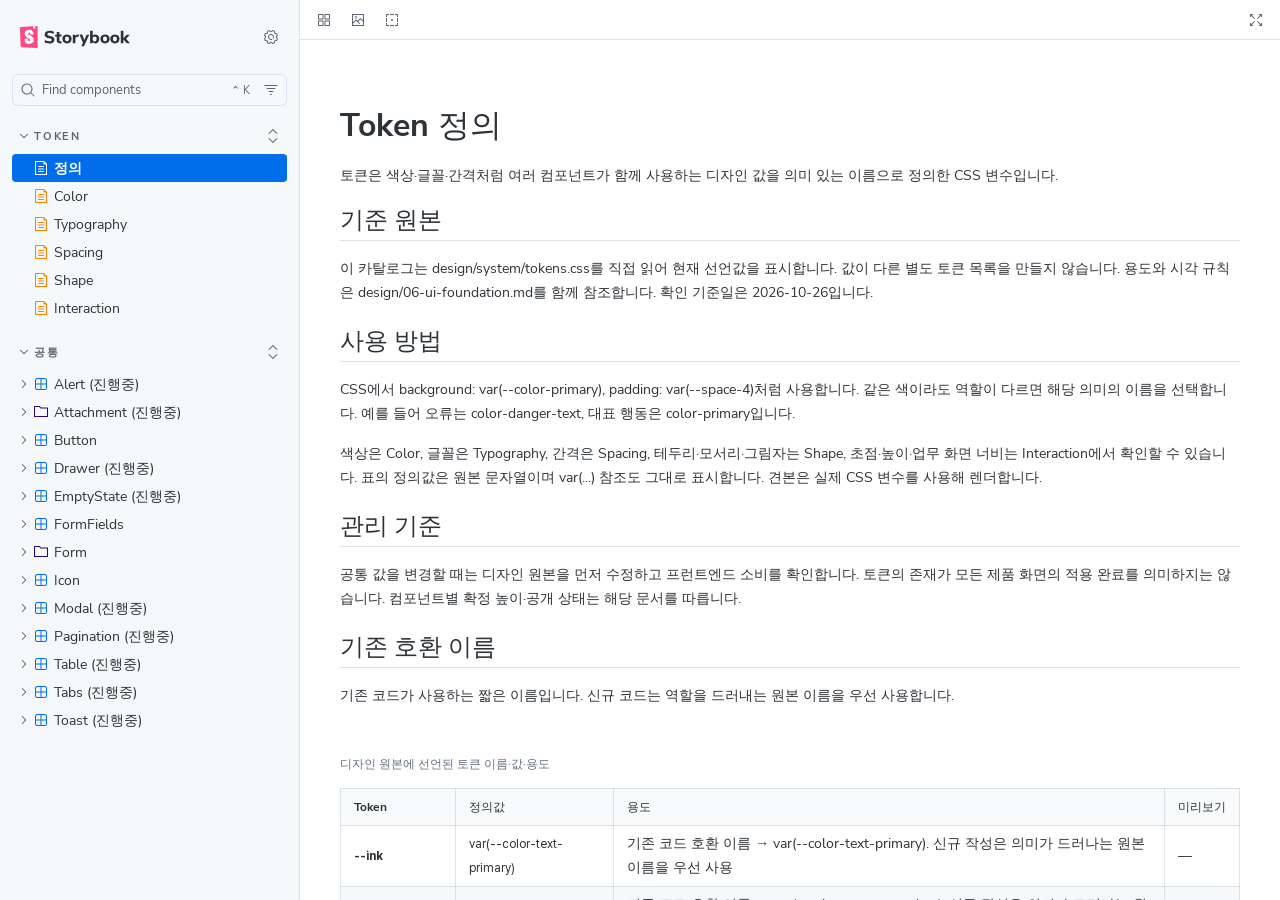
<file: index.html>
<!DOCTYPE html>
<html lang="en">
  <head>
    <meta charset="utf-8" />

    <title>storybook - Storybook</title>
    <meta name="viewport" content="width=device-width, initial-scale=1" />

    
    <link rel="icon" type="image/svg+xml" href="./favicon.svg" />
    
    <style>
      @font-face {
        font-family: 'Nunito Sans';
        font-style: normal;
        font-weight: 400;
        font-display: swap;
        src: url('./sb-common-assets/nunito-sans-regular.woff2') format('woff2');
      }

      @font-face {
        font-family: 'Nunito Sans';
        font-style: italic;
        font-weight: 400;
        font-display: swap;
        src: url('./sb-common-assets/nunito-sans-italic.woff2') format('woff2');
      }

      @font-face {
        font-family: 'Nunito Sans';
        font-style: normal;
        font-weight: 700;
        font-display: swap;
        src: url('./sb-common-assets/nunito-sans-bold.woff2') format('woff2');
      }

      @font-face {
        font-family: 'Nunito Sans';
        font-style: italic;
        font-weight: 700;
        font-display: swap;
        src: url('./sb-common-assets/nunito-sans-bold-italic.woff2') format('woff2');
      }
    </style>

    <link href="./sb-manager/runtime.js" rel="modulepreload" />

    
    <link href="./sb-addons/storybook-core-server-presets-0/common-manager-bundle.js" rel="modulepreload" />
    
    <link href="./sb-addons/docs-1/manager-bundle.js" rel="modulepreload" />
    
    <link href="./sb-addons/storybook-2/manager-bundle.js" rel="modulepreload" />
       

    <style>
      #storybook-root[hidden] {
        display: none !important;
      }
    </style>

    
  </head>
  <body>
    <div id="root"></div>

    
    <script>
      
        
          window['FEATURES'] = {
  "actions": true,
  "argTypeTargetsV7": true,
  "babelRemoveBugfixes": false,
  "backgrounds": true,
  "changeDetection": true,
  "componentsManifest": false,
  "controls": true,
  "disallowImplicitActionsInRenderV8": true,
  "highlight": true,
  "interactions": true,
  "legacyDecoratorFileOrder": false,
  "measure": true,
  "outline": true,
  "menuOnboardingChecklist": true,
  "sidebarOnboardingChecklist": true,
  "viewport": true
};
        
      
        
          window['REFS'] = {};
        
      
        
          window['LOGLEVEL'] = "info";
        
      
        
          window['DOCS_OPTIONS'] = {
  "defaultName": "문서"
};
        
      
        
          window['CONFIG_TYPE'] = "PRODUCTION";
        
      
        
          window['DOCGEN_STORY_PREPARED'] = false;
        
      
        
      
        
      
        
          window['TAGS_OPTIONS'] = {};
        
      
        
          window['STORYBOOK_BUILDER'] = "vite";
        
      
        
          window['STORYBOOK_FRAMEWORK'] = "react-vite";
        
      
        
          window['STORYBOOK_RENDERER'] = "react";
        
      
        
      
    </script>
    

    <script type="module">
      import './sb-manager/globals-runtime.js';

      
        import './sb-addons/storybook-core-server-presets-0/common-manager-bundle.js';
      
        import './sb-addons/docs-1/manager-bundle.js';
      
        import './sb-addons/storybook-2/manager-bundle.js';
      

      import './sb-manager/runtime.js';
    </script>
  </body>
</html>
</file>
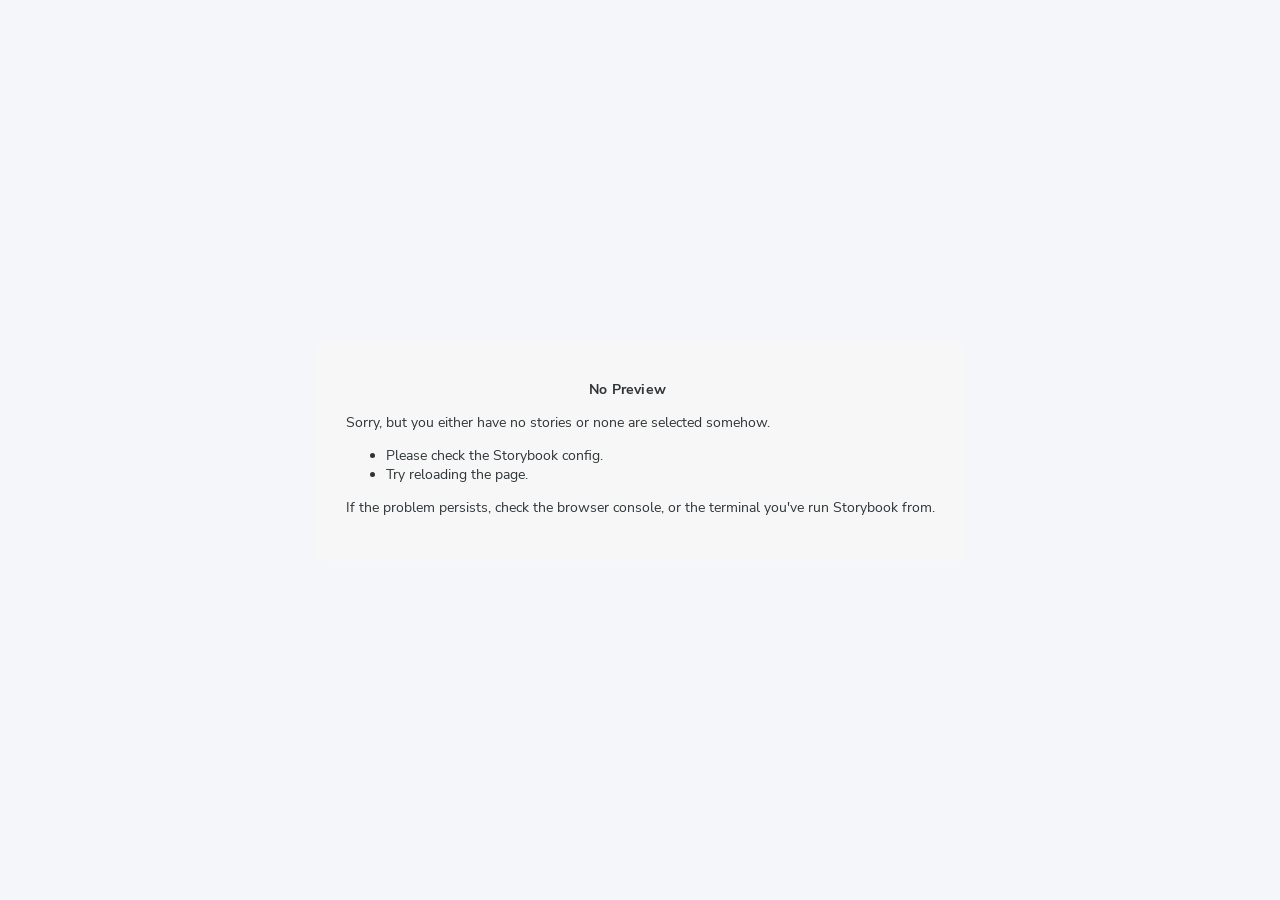
<file: iframe.html>
<!doctype html>
<!--suppress HtmlUnknownTarget -->
<html lang="en">
  <head><script type="module" src="./vite-inject-mocker-entry.js"></script>
    <meta charset="utf-8" />
    <title>Storybook</title>
    <meta name="viewport" content="width=device-width, initial-scale=1" />

    <style>@font-face{font-family:Nunito Sans;font-style:normal;font-weight:400;font-display:swap;src:url(./sb-common-assets/nunito-sans-regular.woff2)format("woff2")}@font-face{font-family:Nunito Sans;font-style:italic;font-weight:400;font-display:swap;src:url(./sb-common-assets/nunito-sans-italic.woff2)format("woff2")}@font-face{font-family:Nunito Sans;font-style:normal;font-weight:700;font-display:swap;src:url(./sb-common-assets/nunito-sans-bold.woff2)format("woff2")}@font-face{font-family:Nunito Sans;font-style:italic;font-weight:700;font-display:swap;src:url(./sb-common-assets/nunito-sans-bold-italic.woff2)format("woff2")}</style>

    <script>
      window.CONFIG_TYPE = 'PRODUCTION';
      window.LOGLEVEL = 'info';
      window.FRAMEWORK_OPTIONS = {};
      window.CHANNEL_OPTIONS = {};
      window.FEATURES = {"actions":true,"argTypeTargetsV7":true,"babelRemoveBugfixes":false,"backgrounds":true,"changeDetection":true,"componentsManifest":false,"controls":true,"disallowImplicitActionsInRenderV8":true,"highlight":true,"interactions":true,"legacyDecoratorFileOrder":false,"measure":true,"outline":true,"menuOnboardingChecklist":true,"sidebarOnboardingChecklist":true,"viewport":true};
      window.STORIES = [{"titlePrefix":"","directory":"./src","files":"**/*.stories.@(ts|tsx)","importPathMatcher":"^\\.[\\\\/](?:src(?:[\\\\/](?!\\.)(?:(?:(?!(?:^|[\\\\/])\\.).)*?)[\\\\/]|[\\\\/]|$)(?!\\.)(?=.)[^\\\\/]*?\\.stories\\.(ts|tsx))$"},{"titlePrefix":"","directory":"./src/storybook/tokens","files":"*.mdx","importPathMatcher":"^\\.[\\\\/](?:src[\\\\/]storybook[\\\\/]tokens[\\\\/](?!\\.)(?=.)[^\\\\/]*?\\.mdx)$"},{"titlePrefix":"","directory":"./src/shared/ui/icon","files":"*.mdx","importPathMatcher":"^\\.[\\\\/](?:src[\\\\/]shared[\\\\/]ui[\\\\/]icon[\\\\/](?!\\.)(?=.)[^\\\\/]*?\\.mdx)$"}];
      window.DOCS_OPTIONS = {"defaultName":"문서"};
      window.TAGS_OPTIONS = {};

      

      // We do this so that "module && module.hot" etc. in Storybook source code
      // doesn't fail (it will simply be disabled)
      window.module = undefined;
      window.global = window;
    </script>
    <base target="_parent" />

<style>
  /* While we aren't showing the main block yet, but still preparing, we want everything the user has rendered, which may or may not be in #storybook-root, to be display none */
  .sb-show-preparing-story:not(.sb-show-main) > :not(.sb-preparing-story) {
    display: none;
  }

  .sb-show-preparing-docs:not(.sb-show-main) > :not(.sb-preparing-docs) {
    display: none;
  }

  /* Hide our own blocks when we aren't supposed to be showing them */
  :not(.sb-show-preparing-story) > .sb-preparing-story,
  :not(.sb-show-preparing-docs) > .sb-preparing-docs,
  :not(.sb-show-nopreview) > .sb-nopreview,
  :not(.sb-show-errordisplay) > .sb-errordisplay {
    display: none;
  }

  .sb-show-main.sb-main-centered {
    margin: 0;
    display: flex;
    align-items: center;
    min-height: 100vh;
  }

  .sb-show-main.sb-main-centered #storybook-root {
    box-sizing: border-box;
    margin: auto;
    padding: 1rem;
    max-height: 100%;
    /* Hack for centering correctly in IE11 */
  }

  /* Vertical centering fix for IE11 */
  @media screen and (-ms-high-contrast: none), (-ms-high-contrast: active) {
    .sb-show-main.sb-main-centered:after {
      content: '';
      min-height: inherit;
      font-size: 0;
    }
  }

  .sb-show-main.sb-main-fullscreen {
    margin: 0;
    padding: 0;
    display: block;
  }

  .sb-show-main.sb-main-padded {
    margin: 0;
    padding: 1rem;
    display: block;
    box-sizing: border-box;
  }

  .sb-wrapper {
    position: fixed;
    top: 0;
    bottom: 0;
    left: 0;
    right: 0;
    box-sizing: border-box;

    padding: 40px;
    font-family:
      'Nunito Sans',
      -apple-system,
      '.SFNSText-Regular',
      'San Francisco',
      BlinkMacSystemFont,
      'Segoe UI',
      'Helvetica Neue',
      Helvetica,
      Arial,
      sans-serif;
    -webkit-font-smoothing: antialiased;
    overflow: auto;
  }

  @media (max-width: 700px) {
    .sb-wrapper {
      padding: 20px;
    }
  }

  @media (max-width: 500px) {
    .sb-wrapper {
      padding: 10px;
    }
  }

  .sb-heading {
    font-size: 14px;
    font-weight: 600;
    letter-spacing: 0.2px;
    margin: 10px 0;
    padding-right: 25px;
  }

  .sb-nopreview {
    display: flex;
    align-content: center;
    justify-content: center;
    box-sizing: border-box;
  }

  .sb-nopreview_main {
    margin: auto;
    padding: 30px;
    border-radius: 10px;
    background: rgb(247, 247, 247);
    color: rgb(46, 52, 56);
  }

  .sb-nopreview_main * {
    background: rgb(247, 247, 247);
    color: rgb(46, 52, 56);
  }

  .sb-nopreview_heading {
    text-align: center;
  }

  .sb-errordisplay {
    background: #f6f9fc;
    color: black;
    z-index: 999999;
    width: 100vw;
    min-height: 100vh;
    box-sizing: border-box;
  }

  .sb-errordisplay_main {
    margin: auto;
    padding: 24px;
    display: flex;
    box-sizing: border-box;

    flex-direction: column;
    min-height: 100%;
    width: 100%;
    border-radius: 6px;
    background: white;
    color: black;
    border: 1px solid #ff0000;
    box-shadow: 0 0 64px rgba(0, 0, 0, 0.1);
    gap: 24px;
  }

  .sb-errordisplay_main ol {
    padding-left: 18px;
    margin: 0;
  }

  /* Redefine colors to ensure readability regardless of user-provided * selectors. */
  .sb-errordisplay_main * {
    background: white;
    color: black;
  }

  /* Exclude error code block from the universal reset to preserve ANSI colors and dark theme */
  .sb-errordisplay_main .sb-errordisplay_code,
  .sb-errordisplay_main .sb-errordisplay_code * {
    background: #242424;
    color: #c6c6c6;
  }

  .sb-errordisplay_main h1 {
    font-family: inherit;
    font-size: 22px;
    font-weight: 400;
    line-height: 30px;
    margin: 0;
  }

  .sb-errordisplay_main h1::before {
    content: '';
    display: inline-block;
    width: 12px;
    height: 12px;
    background: #ff4400;
    border-radius: 50%;
    margin-right: 8px;
  }

  .sb-errordisplay_main p,
  .sb-errordisplay_main ol {
    font-family: inherit;
    font-size: 14px;
    font-weight: 400;
    line-height: 19px;
    margin: 0;
  }

  .sb-errordisplay_main li + li {
    margin: 0;
    padding: 0;
    padding-top: 12px;
  }

  .sb-errordisplay_main a {
    color: currentColor;
  }

  .sb-errordisplay_main .sb-errordisplay_code {
    padding: 10px;
    flex: 1;
    background: #242424;
    color: #c6c6c6;
    box-sizing: border-box;

    font-size: 14px;
    font-weight: 400;
    line-height: 19px;
    border-radius: 4px;

    font-family:
      'Operator Mono', 'Fira Code Retina', 'Fira Code', 'FiraCode-Retina', 'Andale Mono',
      'Lucida Console', Consolas, Monaco, monospace;
    margin: 0;
    overflow: auto;
  }

  .sb-errordisplay_main .sb-errordisplay_code code {
    background-color: inherit;
    color: inherit;
  }

  .sb-errordisplay_main .sb-errordisplay_code {
    white-space: pre-wrap;
  }

  @-webkit-keyframes sb-rotate360 {
    from {
      transform: rotate(0deg);
    }

    to {
      transform: rotate(360deg);
    }
  }

  @keyframes sb-rotate360 {
    from {
      transform: rotate(0deg);
    }

    to {
      transform: rotate(360deg);
    }
  }

  @-webkit-keyframes sb-glow {
    0%,
    100% {
      opacity: 1;
    }

    50% {
      opacity: 0.4;
    }
  }

  @keyframes sb-glow {
    0%,
    100% {
      opacity: 1;
    }

    50% {
      opacity: 0.4;
    }
  }

  /* We display the preparing loaders *over* the rendering story */
  .sb-preparing-story,
  .sb-preparing-docs {
    background-color: white;
    /* Maximum possible z-index. It would be better to use stacking contexts to ensure it's always
    on top, but this isn't possible as it would require making CSS changes that could affect user code */
    z-index: 2147483647;
  }

  .sb-loader {
    -webkit-animation: sb-rotate360 0.7s linear infinite;
    animation: sb-rotate360 0.7s linear infinite;
    border-color: rgba(97, 97, 97, 0.29);
    border-radius: 50%;
    border-style: solid;
    border-top-color: #646464;
    border-width: 2px;
    display: inline-block;
    height: 32px;
    left: 50%;
    margin-left: -16px;
    margin-top: -16px;
    mix-blend-mode: difference;
    overflow: hidden;
    position: absolute;
    top: 50%;
    transition: all 200ms ease-out;
    vertical-align: top;
    width: 32px;
    z-index: 4;
  }

  .sb-previewBlock {
    background: #fff;
    border: 1px solid rgba(0, 0, 0, 0.1);
    border-radius: 4px;
    box-shadow: rgba(0, 0, 0, 0.1) 0 1px 3px 0;
    margin: 25px auto 40px;
    max-width: 600px;
  }

  .sb-previewBlock_header {
    align-items: center;
    box-shadow: rgba(0, 0, 0, 0.1) 0 -1px 0 0 inset;
    display: flex;
    gap: 14px;
    height: 40px;
    padding: 0 12px;
  }

  .sb-previewBlock_icon {
    -webkit-animation: sb-glow 1.5s ease-in-out infinite;
    animation: sb-glow 1.5s ease-in-out infinite;
    background: #e6e6e6;
    height: 14px;
    width: 14px;
  }

  .sb-previewBlock_icon:last-child {
    margin-left: auto;
  }

  .sb-previewBlock_body {
    -webkit-animation: sb-glow 1.5s ease-in-out infinite;
    animation: sb-glow 1.5s ease-in-out infinite;
    height: 182px;
    position: relative;
  }

  .sb-argstableBlock {
    border-collapse: collapse;
    border-spacing: 0;
    font-size: 13px;
    line-height: 20px;
    margin: 25px auto 40px;
    max-width: 600px;
    text-align: left;
    width: 100%;
  }

  .sb-argstableBlock th:first-of-type,
  .sb-argstableBlock td:first-of-type {
    padding-left: 20px;
  }

  .sb-argstableBlock th:nth-of-type(2),
  .sb-argstableBlock td:nth-of-type(2) {
    width: 35%;
  }

  .sb-argstableBlock th:nth-of-type(3),
  .sb-argstableBlock td:nth-of-type(3) {
    width: 15%;
  }

  .sb-argstableBlock th:last-of-type,
  .sb-argstableBlock td:last-of-type {
    width: 25%;
    padding-right: 20px;
  }

  .sb-argstableBlock th span,
  .sb-argstableBlock td span {
    -webkit-animation: sb-glow 1.5s ease-in-out infinite;
    animation: sb-glow 1.5s ease-in-out infinite;
    background-color: rgba(0, 0, 0, 0.1);
    border-radius: 0;
    box-shadow: none;
    color: transparent;
  }

  .sb-argstableBlock th {
    padding: 10px 15px;
  }

  .sb-argstableBlock-body {
    border-radius: 4px;
    box-shadow:
      rgba(0, 0, 0, 0.1) 0 1px 3px 1px,
      rgba(0, 0, 0, 0.065) 0 0 0 1px;
  }

  .sb-argstableBlock-body tr {
    background: transparent;
    overflow: hidden;
  }

  .sb-argstableBlock-body tr:not(:first-child) {
    border-top: 1px solid #e6e6e6;
  }

  .sb-argstableBlock-body tr:first-child td:first-child {
    border-top-left-radius: 4px;
  }

  .sb-argstableBlock-body tr:first-child td:last-child {
    border-top-right-radius: 4px;
  }

  .sb-argstableBlock-body tr:last-child td:first-child {
    border-bottom-left-radius: 4px;
  }

  .sb-argstableBlock-body tr:last-child td:last-child {
    border-bottom-right-radius: 4px;
  }

  .sb-argstableBlock-body td {
    background: #fff;
    padding-bottom: 10px;
    padding-top: 10px;
    vertical-align: top;
  }

  .sb-argstableBlock-body td:not(:first-of-type) {
    padding-left: 15px;
    padding-right: 15px;
  }

  .sb-argstableBlock-body button {
    -webkit-animation: sb-glow 1.5s ease-in-out infinite;
    animation: sb-glow 1.5s ease-in-out infinite;
    background-color: rgba(0, 0, 0, 0.1);
    border: 0;
    border-radius: 0;
    box-shadow: none;
    color: transparent;
    display: inline;
    font-size: 12px;
    line-height: 1;
    padding: 10px 16px;
  }

  .sb-argstableBlock-summary {
    margin-top: 4px;
  }

  .sb-argstableBlock-code {
    margin-right: 4px;
    margin-bottom: 4px;
    padding: 2px 5px;
  }

  .sb-sr-only,
  .sb-hidden-until-focus:not(:focus) {
    position: absolute;
    width: 1px;
    height: 1px;
    padding: 0px;
    margin: -1px;
    overflow: hidden;
    clip: rect(0, 0, 0, 0);
    border: none;
  }

  .sb-hidden-until-focus {
    opacity: 0;
    transition: opacity 150ms ease-out;
  }

  .sb-hidden-until-focus:focus {
    opacity: 1;
  }
</style>

<script>
  /* globals window */
  try {
    if (window.top !== window) {
      window.__REACT_DEVTOOLS_GLOBAL_HOOK__ = window.top.__REACT_DEVTOOLS_GLOBAL_HOOK__;
      window.__VUE_DEVTOOLS_GLOBAL_HOOK__ = window.top.__VUE_DEVTOOLS_GLOBAL_HOOK__;
      window.top.__VUE_DEVTOOLS_CONTEXT__ = window.document;
    }
  } catch (e) {
    // eslint-disable-next-line no-console
    console.warn('unable to connect to top frame for connecting dev tools');
  }
</script>

    <script type="module" crossorigin src="./assets/iframe-DlQH_rmg.js"></script>
    <link rel="modulepreload" crossorigin href="./assets/rolldown-runtime-DkW27tQK.js">
    <link rel="modulepreload" crossorigin href="./assets/preload-helper-s6jzklqy.js">
    <link rel="modulepreload" crossorigin href="./assets/react-Q1GcV6wX.js">
    <link rel="modulepreload" crossorigin href="./assets/chunk-DRQKCCAG-CjJcnGXS.js">
    <link rel="modulepreload" crossorigin href="./assets/theming-B0C7xgpk.js">
    <link rel="modulepreload" crossorigin href="./assets/react-dom-BXgx-GBU.js">
    <link rel="modulepreload" crossorigin href="./assets/jsx-runtime-DeHZSEgm.js">
    <link rel="modulepreload" crossorigin href="./assets/chunk-W22LQPXL-C-Q0P8Ew.js">
    <link rel="modulepreload" crossorigin href="./assets/chunk-242VQQM5-bHL6qIJq.js">
    <link rel="modulepreload" crossorigin href="./assets/components-Buy0yK1v.js">
    <link rel="modulepreload" crossorigin href="./assets/chunk-QQBDHPVZ-DC5n6Pix.js">
    <link rel="modulepreload" crossorigin href="./assets/react-BXJ34t_g.js">
    <link rel="modulepreload" crossorigin href="./assets/blocks-BjqAEfwT.js">
    <link rel="modulepreload" crossorigin href="./assets/chunk-UAWMPV5J-_VQykhfG.js">
    <link rel="stylesheet" crossorigin href="./assets/iframe-DFut4oOH.css">
  </head>

  <body>
    <div class="sb-preparing-story sb-wrapper">
  <div class="sb-loader"></div>
</div>

<div class="sb-preparing-docs sb-wrapper">
  <div class="sb-previewBlock">
    <div class="sb-previewBlock_header">
      <div class="sb-previewBlock_icon"></div>
      <div class="sb-previewBlock_icon"></div>
      <div class="sb-previewBlock_icon"></div>
      <div class="sb-previewBlock_icon"></div>
    </div>
    <div class="sb-previewBlock_body">
      <div class="sb-loader"></div>
    </div>
  </div>
  <table aria-hidden="true" class="sb-argstableBlock">
    <thead class="sb-argstableBlock-head">
      <tr>
        <th><span>Name</span></th>
        <th><span>Description</span></th>
        <th><span>Default</span></th>
        <th><span>Control </span></th>
      </tr>
    </thead>
    <tbody class="sb-argstableBlock-body">
      <tr>
        <td><span>propertyName</span><span title="Required">*</span></td>
        <td>
          <div><span>This is a short description</span></div>
          <div class="sb-argstableBlock-summary">
            <div><span class="sb-argstableBlock-code">summary</span></div>
          </div>
        </td>
        <td>
          <div><span class="sb-argstableBlock-code">defaultValue</span></div>
        </td>
        <td><button>Set string</button></td>
      </tr>
      <tr>
        <td><span>propertyName</span><span>*</span></td>
        <td>
          <div><span>This is a short description</span></div>
          <div class="sb-argstableBlock-summary">
            <div><span class="sb-argstableBlock-code">summary</span></div>
          </div>
        </td>
        <td>
          <div><span class="sb-argstableBlock-code">defaultValue</span></div>
        </td>
        <td><button>Set string</button></td>
      </tr>
      <tr>
        <td><span>propertyName</span><span>*</span></td>
        <td>
          <div><span>This is a short description</span></div>
          <div class="sb-argstableBlock-summary">
            <div><span class="sb-argstableBlock-code">summary</span></div>
          </div>
        </td>
        <td>
          <div><span class="sb-argstableBlock-code">defaultValue</span></div>
        </td>
        <td><button>Set string</button></td>
      </tr>
    </tbody>
  </table>
</div>

<div class="sb-nopreview sb-wrapper">
  <div class="sb-nopreview_main">
    <h1 class="sb-nopreview_heading sb-heading">No Preview</h1>
    <p>Sorry, but you either have no stories or none are selected somehow.</p>
    <ul>
      <li>Please check the Storybook config.</li>
      <li>Try reloading the page.</li>
    </ul>
    <p>
      If the problem persists, check the browser console, or the terminal you've run Storybook from.
    </p>
  </div>
</div>

<div class="sb-errordisplay sb-wrapper">
  <div class="sb-errordisplay_main">
    <h1 id="error-message"></h1>
    <p>
      The component failed to render properly, likely due to a configuration issue in Storybook.
      Here are some common causes and how you can address them:
    </p>
    <ol>
      <li>
        <strong>Missing Context/Providers</strong>: You can use decorators to supply specific
        contexts or providers, which are sometimes necessary for components to render correctly. For
        detailed instructions on using decorators, please visit the
        <a href="https://storybook.js.org/docs/writing-stories/decorators"
          >Decorators documentation</a
        >.
      </li>
      <li>
        <strong>Misconfigured Webpack or Vite</strong>: Verify that Storybook picks up all necessary
        settings for loaders, plugins, and other relevant parameters. You can find step-by-step
        guides for configuring
        <a href="https://storybook.js.org/docs/builders/webpack">Webpack</a> or
        <a href="https://storybook.js.org/docs/builders/vite">Vite</a>
        with Storybook.
      </li>
      <li>
        <strong>Missing Environment Variables</strong>: Your Storybook may require specific
        environment variables to function as intended. You can set up custom environment variables
        as outlined in the
        <a href="https://storybook.js.org/docs/configure/environment-variables"
          >Environment Variables documentation</a
        >.
      </li>
    </ol>
    <pre class="sb-errordisplay_code"><code id="error-stack"></code></pre>
  </div>
</div>

    <div id="storybook-root"></div>
    <div id="storybook-docs"></div>
    <script>
      function __onViteAppLoadingError(event) {
        const hostname = globalThis.location.hostname;
        if (hostname !== 'localhost' && globalThis.CONFIG_TYPE === 'DEVELOPMENT') {
          const message = `Failed to load the Storybook preview file 'vite-app.js':

      It looks like you're visiting the Storybook development server on another hostname than localhost: '${hostname}', but you haven't configured the necessary security features to support this.
      Please re-run your Storybook development server with the '--host ${hostname}' flag, or manually configure your Vite allowedHosts configuration with viteFinal.

      See:`;
          const docs = [
            'https://storybook.js.org/docs/api/cli-options#dev',
            'https://storybook.js.org/docs/api/main-config/main-config-vite-final',
            'https://vite.dev/config/server-options.html#server-allowedhosts',
          ];
          console.error(`${message}\n${docs.map((doc) => `- ${doc}`).join('\n')}`);

          document.getElementById('storybook-root').innerHTML =
            `<p style="color: red; max-width: 70ch">${message.replaceAll(
              '\n',
              '<br/>'
            )}<ul>${docs.map((doc) => `<li><a href='${doc}' target='_blank'>${doc}</a></li>`).join('')}</ul></p>`;
          return;
        }
      }
    </script>
  </body>
</html>
</file>
<file: assets/iframe-DFut4oOH.css>
:root{--font-family-base:"Pretendard", "Noto Sans KR", "Malgun Gothic", "Apple SD Gothic Neo", Arial, sans-serif;--font-size-page-title:27px;--font-size-section-title:17px;--font-size-body:14px;--font-size-label:12px;--font-size-supporting:12px;--font-weight-page-title:700;--font-weight-section-title:650;--font-weight-body:400;--font-weight-label:500;--font-weight-supporting:400;--line-height-page-title:1.2;--line-height-section-title:1.35;--line-height-body:1.55;--line-height-label:1.45;--line-height-supporting:1.55;--letter-spacing-page-title:-.03em;--color-text-primary:#172033;--color-text-secondary:#667085;--color-text-disabled:#98a2b3;--color-border-default:#d9dee8;--color-border-control:#c7cfdd;--color-border-subtle:#edf0f4;--color-surface:#fff;--color-surface-subtle:#f9fafb;--color-canvas:#f4f6f9;--color-navigation:#151a26;--color-primary:#3157d5;--color-primary-hover:#2548bd;--color-primary-active:#1f3d9a;--color-primary-soft:#eef2ff;--color-control-hover-border:#9ca8bf;--color-control-hover-surface:var(--color-surface-subtle);--color-control-active-border:var(--color-primary);--color-control-active-surface:#dde6ff;--color-control-disabled-border:#e3e7ee;--color-control-disabled-surface:#f3f5f8;--color-control-focus-surface:#3157d51f;--color-scrollbar-thumb:#c7cfdd;--color-scrollbar-thumb-hover:#aeb8c8;--color-danger-hover:#9f1f16;--color-danger-active:#851a12;--color-success-text:#126b49;--color-success-soft:#eaf7f0;--color-warning-text:#7b5d1f;--color-warning-soft:#fff9e9;--color-danger-text:#b42318;--color-danger-soft:#fff0ee;--color-info-text:#244a7a;--color-info-soft:#edf5ff;--space-1:4px;--space-2:8px;--space-3:12px;--space-4:16px;--space-5:20px;--space-6:24px;--space-8:32px;--space-10:40px;--space-12:48px;--border-width-default:1px;--radius-control:7px;--radius-surface:10px;--radius-overlay:12px;--radius-pill:999px;--shadow-surface:0 1px 2px #12192608;--shadow-floating:0 8px 24px #1a233414;--shadow-overlay:0 20px 54px #0f172a3d;--control-height-medium:38px;--focus-ring-width:2px;--focus-ring-offset:2px;--focus-ring-color:var(--color-primary);--layout-min-width:1920px;--ink:var(--color-text-primary);--muted:var(--color-text-secondary);--line:var(--color-border-default);--surface:var(--color-surface);--canvas:var(--color-canvas);--nav:var(--color-navigation);--primary:var(--color-primary);--primary-hover:var(--color-primary-hover);--primary-soft:var(--color-primary-soft);--red:var(--color-danger-text);--red-soft:var(--color-danger-soft);--radius:var(--radius-surface);--shadow:var(--shadow-floating)}@font-face{font-family:Pretendard;src:url(./PretendardVariable-CJuje-Rk.woff2)format("woff2");font-style:normal;font-weight:45 920;font-display:swap}:root{font-family:var(--font-family-base);color:var(--color-text-primary);background:var(--color-canvas);font-synthesis:none;text-rendering:optimizelegibility}*{box-sizing:border-box}html{min-width:320px;min-height:100%}body{background:var(--canvas);min-height:100vh;margin:0;font-size:14px}button,input,select,textarea{font:inherit;color:inherit}button{border:1px solid var(--line);cursor:pointer;background:#fff;border-radius:7px;padding:9px 13px;font-weight:650}button:hover:not(:disabled){background:#f9fafb;border-color:#9ca8bf}button:focus-visible,a:focus-visible,input:focus-visible,select:focus-visible,textarea:focus-visible{outline:var(--focus-ring-width) solid var(--focus-ring-color);outline-offset:var(--focus-ring-offset)}button:disabled{cursor:not-allowed;opacity:.58}button.primary{background:var(--primary);border-color:var(--primary);color:#fff}button.primary:hover:not(:disabled){background:var(--primary-hover)}.wide{width:100%}.muted{color:var(--muted)}input,select,textarea{border:1px solid var(--color-border-control);border-radius:var(--radius-control);background:var(--color-surface);outline:none;width:100%;min-width:0;padding:11px 12px}input:focus,select:focus,textarea:focus{border-color:var(--color-primary);box-shadow:0 0 0 3px var(--color-control-focus-surface)}input:disabled,select:disabled,textarea:disabled{background-color:var(--color-control-disabled-surface);color:var(--color-text-disabled);cursor:not-allowed}input:read-only,textarea:read-only{background-color:var(--color-control-disabled-surface);color:var(--color-text-secondary)}select{appearance:none;background:var(--color-surface) url("data:image/svg+xml,%3csvg%20xmlns='http://www.w3.org/2000/svg'%20width='20'%20height='20'%20viewBox='0%200%2024%2024'%20fill='none'%20stroke='%23667085'%20stroke-width='2'%20stroke-linecap='round'%20stroke-linejoin='round'%3e%3cpath%20d='m7%2010%205%205%205-5'/%3e%3c/svg%3e") no-repeat right 10px center / 18px;padding-right:38px}textarea{resize:none;min-height:88px;max-height:220px;line-height:1.55;overflow-y:auto}.sr-only{clip:rect(0, 0, 0, 0);white-space:nowrap;border:0;width:1px;height:1px;margin:-1px;padding:0;position:absolute;overflow:hidden}.session-loading{min-height:100vh;color:var(--muted);justify-content:center;align-items:center;gap:10px;display:flex}.spinner{border:2px solid #cbd3df;border-top-color:var(--primary);border-radius:50%;width:18px;height:18px;animation:.8s linear infinite spin}@keyframes spin{to{transform:rotate(360deg)}}.login-page{align-items:center;min-height:100vh;padding:30px;display:grid}.login-wrap{border:1px solid var(--line);width:min(920px,100%);min-height:min(650px,100vh - 60px);box-shadow:var(--shadow);background:#fff;border-radius:18px;grid-template-columns:1.05fr .95fr;margin:auto;display:grid;overflow:hidden}.login-note{background:var(--nav);color:#fff;flex-direction:column;justify-content:center;padding:70px 54px;display:flex}.login-note>span{color:#9fb4ff;font-size:12px;font-weight:800}.login-note h2{letter-spacing:-.04em;margin:24px 0 12px;font-size:32px;line-height:1.35}.login-note p{color:#aab4c7;margin:0;line-height:1.6}.login-card{flex-direction:column;justify-content:center;gap:15px;padding:50px;display:flex}.login-card h1{letter-spacing:-.03em;margin:4px 0 8px}.login-card p{margin:0}.login-card label{flex-direction:column;gap:7px;font-size:13px;font-weight:750;display:flex}.login-card small{color:var(--muted);text-align:center}.logo-large,.brand-mark{background:var(--primary);color:#fff;border-radius:8px;place-items:center;font-weight:900;display:grid}.logo-large{width:46px;height:46px}.inline-error{background:var(--red-soft);color:var(--red);border:1px solid #f0c3bf;border-radius:7px;padding:10px;line-height:1.45}.notice{border-radius:8px;padding:12px 14px;line-height:1.5}.notice.info{color:#244a7a;background:#edf5ff;border:1px solid #cfe2fb}.app-shell{grid-template-columns:224px 1fr;min-height:100vh;display:grid}.sidebar{background:var(--nav);color:#d8deea;flex-direction:column;height:100vh;padding:20px 14px;display:flex;position:sticky;top:0}.brand{color:#fff;white-space:nowrap;align-items:center;gap:10px;height:52px;padding:0 8px;font-size:16px;font-weight:800;display:flex}.brand-mark{flex:none;width:34px;height:34px}.sidebar nav{flex-direction:column;gap:4px;margin-top:18px;display:flex}.sidebar nav p{color:#778198;text-transform:uppercase;letter-spacing:.08em;margin:20px 10px 6px;font-size:11px}.sidebar nav a,.sidebar nav button{color:#cfd5e0;text-align:left;background:0 0;border:0;border-radius:7px;align-items:center;gap:11px;width:100%;padding:10px 12px;font-weight:650;text-decoration:none;display:flex}.sidebar nav a:hover,.sidebar nav a.active,.sidebar nav button:hover:not(:disabled){color:#fff;background:#262d3e}.sidebar nav a>span,.sidebar nav button>span{text-align:center;flex:none;width:18px}.account{border-top:1px solid #303747;grid-template-columns:32px 1fr auto;align-items:center;gap:9px;margin-top:auto;padding:16px 6px 0;display:grid}.account .avatar{background:#39425a;border-radius:50%;place-items:center;width:32px;height:32px;display:grid}.account small,.account strong{display:block}.account small{color:#8d97aa;margin-top:2px}.account button{color:#aab2c1;background:0 0;border:0;padding:5px}.sidebar-error{color:#ffb4ae;margin:12px 6px 0;font-size:12px;line-height:1.45}.content{min-width:0;padding:30px 34px 60px}.screen{max-width:1440px;margin:0 auto}.page-head{justify-content:space-between;align-items:flex-start;gap:24px;margin-bottom:24px;display:flex}.page-head h1{letter-spacing:-.03em;margin:4px 0 8px;font-size:27px;line-height:1.2}.page-head p{color:var(--muted);margin:0}.eyebrow{text-transform:uppercase;letter-spacing:.04em;font-weight:800;color:var(--primary)!important;font-size:12px!important}.panel{background:var(--surface);border:1px solid var(--line);border-radius:var(--radius);padding:22px;box-shadow:0 1px 2px #12192608}.empty-state{text-align:center;flex-direction:column;justify-content:center;align-items:center;min-height:360px;display:flex}.empty-state h2{margin:18px 0 8px}.empty-state p{color:var(--muted);margin:0}.empty-mark{background:var(--primary-soft);width:52px;height:52px;color:var(--primary);border-radius:12px;place-items:center;font-weight:900;display:grid}.master-notice{grid-template-columns:auto 1fr;gap:12px;margin-bottom:16px;display:grid}.table-panel{padding:0;overflow:hidden}.filters{border-bottom:1px solid var(--line);align-items:center;gap:8px;padding:16px;display:flex}.filters .search-field{flex:1;max-width:420px}.filters select{min-width:140px}.result-count{color:var(--muted);white-space:nowrap;margin-left:auto;font-size:12px;font-weight:700}.table-scroll{overflow-x:auto}table{border-collapse:collapse;width:100%}th,td{text-align:left;vertical-align:middle;border-bottom:1px solid #edf0f4;padding:13px 15px}th{color:#5f6c82;text-align:center;white-space:nowrap;background:#fafbfc;font-size:12px;font-weight:800}tbody tr:last-child td{border-bottom:0}tbody tr:hover{background:#f7f9ff}.sort-button{width:100%;color:inherit;font-size:inherit;font-weight:inherit;background:0 0;border:0;justify-content:center;align-items:center;gap:6px;padding:2px;display:inline-flex}.sort-button:hover:not(:disabled){color:var(--primary);background:0 0}.sort-indicator{color:#8c97aa;width:12px;font-size:10px}.sort-button[data-direction] .sort-indicator{color:var(--primary)}.table-action{text-align:center;white-space:nowrap}.text-button{color:var(--primary);background:0 0;border:0;padding:2px}.text-button:hover:not(:disabled){background:0 0;border:0;text-decoration:underline}.status-badge,.tag:not(.token){white-space:nowrap;border-radius:999px;justify-content:center;align-items:center;padding:5px 9px;font-size:12px;font-weight:800;display:inline-flex}.status-badge.active{color:#17865c;background:#eaf7f0}.status-badge.inactive{color:#536176;background:#edf0f4}.tag:not(.token){color:#45536d;background:#eef1f5;padding:4px 7px}.data-state{text-align:center;min-height:260px;color:var(--muted);flex-direction:column;justify-content:center;align-items:center;padding:30px;display:flex}.data-state strong{color:var(--ink);font-size:16px}.data-state p{margin:8px 0 0;line-height:1.55}.data-state-mark{background:var(--primary-soft);width:42px;height:42px;color:var(--primary);border-radius:50%;place-items:center;margin-bottom:14px;font-weight:900;display:grid}.error-state .data-state-mark{background:var(--red-soft);color:var(--red)}.policy-note{color:#7b5d1f;background:#fff9e9;border-top:1px solid #efd397;margin:0;padding:12px 16px;font-size:12px;line-height:1.55}.master-drawer{z-index:100;position:fixed;inset:0}.drawer-backdrop{background:#1218247a;border:0;border-radius:0;width:100%;height:100%;position:absolute;inset:0}.drawer-backdrop:hover:not(:disabled){background:#1218247a;border:0}.master-drawer aside{background:#fff;width:min(720px,100vw);height:100%;position:absolute;top:0;right:0;overflow:hidden;box-shadow:-12px 0 40px #0f172a2e}.master-drawer form{flex-direction:column;height:100%;min-height:0;padding:26px;display:flex}.drawer-head{justify-content:space-between;align-items:flex-start;gap:20px;margin-bottom:22px;display:flex}.drawer-head h2{margin:4px 0 8px;font-size:24px}.drawer-head p{color:var(--muted);margin:0;line-height:1.55}.icon-button{background:0 0;border:0;flex:none;width:36px;height:36px;padding:0;font-size:22px}.drawer-error{margin-bottom:16px}.master-form-grid{flex:1;grid-template-columns:repeat(2,minmax(0,1fr));align-content:start;gap:16px;min-height:0;padding:2px 4px 4px 2px;display:grid;overflow-y:auto}.master-form-grid .form-field{flex-direction:column;gap:7px;font-size:13px;font-weight:750;display:flex}.field-label{white-space:nowrap;align-items:baseline;gap:3px;display:inline-flex}.field-label em{color:var(--red);font-style:normal}.field-error{color:var(--red);font-size:12px;font-weight:650;line-height:1.45}.field-hint{color:var(--muted);font-size:12px;font-weight:500;line-height:1.45}.form-error-summary{background:var(--red-soft);color:var(--red);border:1px solid #f0c3bf;border-radius:7px;margin-bottom:16px;padding:12px 14px}.form-error-summary strong{display:block}.form-error-summary ul{margin:7px 0 0;padding-left:18px}.master-form-grid :is(input,select,textarea)[aria-invalid=true]{border-color:var(--red);box-shadow:0 0 0 3px color-mix(in srgb, var(--red) 12%, transparent)}.span-2{grid-column:span 2}.drawer-actions{border-top:1px solid var(--line);flex:none;justify-content:flex-end;gap:8px;margin-top:20px;padding-top:18px;display:flex}.date-field{display:block;position:relative}.date-field-control{padding-right:44px}.date-field-control::-webkit-calendar-picker-indicator{opacity:0;cursor:pointer;width:34px}.date-picker-button{background:url("data:image/svg+xml,%3csvg%20xmlns='http://www.w3.org/2000/svg'%20width='20'%20height='20'%20viewBox='0%200%2024%2024'%20fill='none'%20stroke='%23667085'%20stroke-width='1.8'%20stroke-linecap='round'%20stroke-linejoin='round'%3e%3crect%20x='3'%20y='5'%20width='18'%20height='16'%20rx='2'/%3e%3cpath%20d='M16%203v4M8%203v4M3%2010h18'/%3e%3cpath%20d='M8%2014h.01M12%2014h.01M16%2014h.01M8%2018h.01M12%2018h.01'/%3e%3c/svg%3e") 50%/18px no-repeat;border:0;width:32px;height:32px;padding:0;position:absolute;top:50%;right:7px;transform:translateY(-50%)}.date-picker-button:hover:not(:disabled){background-color:var(--primary-soft);border:0}.confirm-layer{z-index:120;place-items:center;padding:20px;display:grid;position:fixed;inset:0}.confirm-backdrop{background:#12182494;border:0;border-radius:0;width:100%;height:100%;position:absolute;inset:0}.confirm-backdrop:hover:not(:disabled){background:#12182494;border:0}.confirm-dialog{background:#fff;border-radius:12px;width:min(420px,100%);padding:24px;position:relative;box-shadow:0 20px 54px #0f172a3d}.confirm-dialog h3{margin:0;font-size:20px}.confirm-dialog p{color:var(--muted);margin:10px 0 22px;line-height:1.55}.confirm-actions{justify-content:flex-end;gap:8px;display:flex}button.danger{border-color:var(--red);background:var(--red);color:#fff}.tab-list{z-index:2;border-bottom:1px solid var(--line);background:#fff;gap:4px;padding:4px;display:flex;position:sticky;top:0}.tab-list button{color:var(--muted);background:0 0;border:0;border-radius:6px 6px 0 0}.tab-list button[aria-selected=true]{background:var(--primary-soft);color:var(--primary)}@media (width<=1180px){.app-shell{grid-template-columns:76px 1fr}.sidebar{padding:15px 8px}.brand>span:last-child,.sidebar nav a,.sidebar nav button{font-size:0}.sidebar nav a,.sidebar nav button{justify-content:center;position:relative}.sidebar nav a>span,.sidebar nav button>span{font-size:15px}.sidebar nav a:hover:after,.sidebar nav a:focus-visible:after,.sidebar nav button:hover:after,.sidebar nav button:focus-visible:after{content:attr(data-label);z-index:20;white-space:nowrap;color:#fff;box-shadow:var(--shadow);background:#111827;border-radius:6px;padding:7px 9px;font-size:12px;position:absolute;top:50%;left:58px;transform:translateY(-50%)}.sidebar nav p,.account div,.account button{display:none}.account{grid-template-columns:1fr;justify-items:center}.content{padding:24px 20px}.sidebar-error{display:none}.master-form-grid{grid-template-columns:1fr}.span-2{grid-column:auto}}@media (width<=720px){.login-page{padding:16px}.login-wrap{grid-template-columns:1fr;min-height:auto}.login-note{display:none}.login-card{padding:34px 26px}.app-shell{grid-template-columns:1fr}.sidebar{display:none}.content{padding:18px 12px}.page-head{flex-direction:column}.filters{flex-wrap:wrap;align-items:stretch}.filters .search-field{flex-basis:100%;max-width:none}.result-count{width:100%;margin-left:0}table{min-width:760px}}@media (prefers-reduced-motion:reduce){.spinner{animation:none}}
</file>
